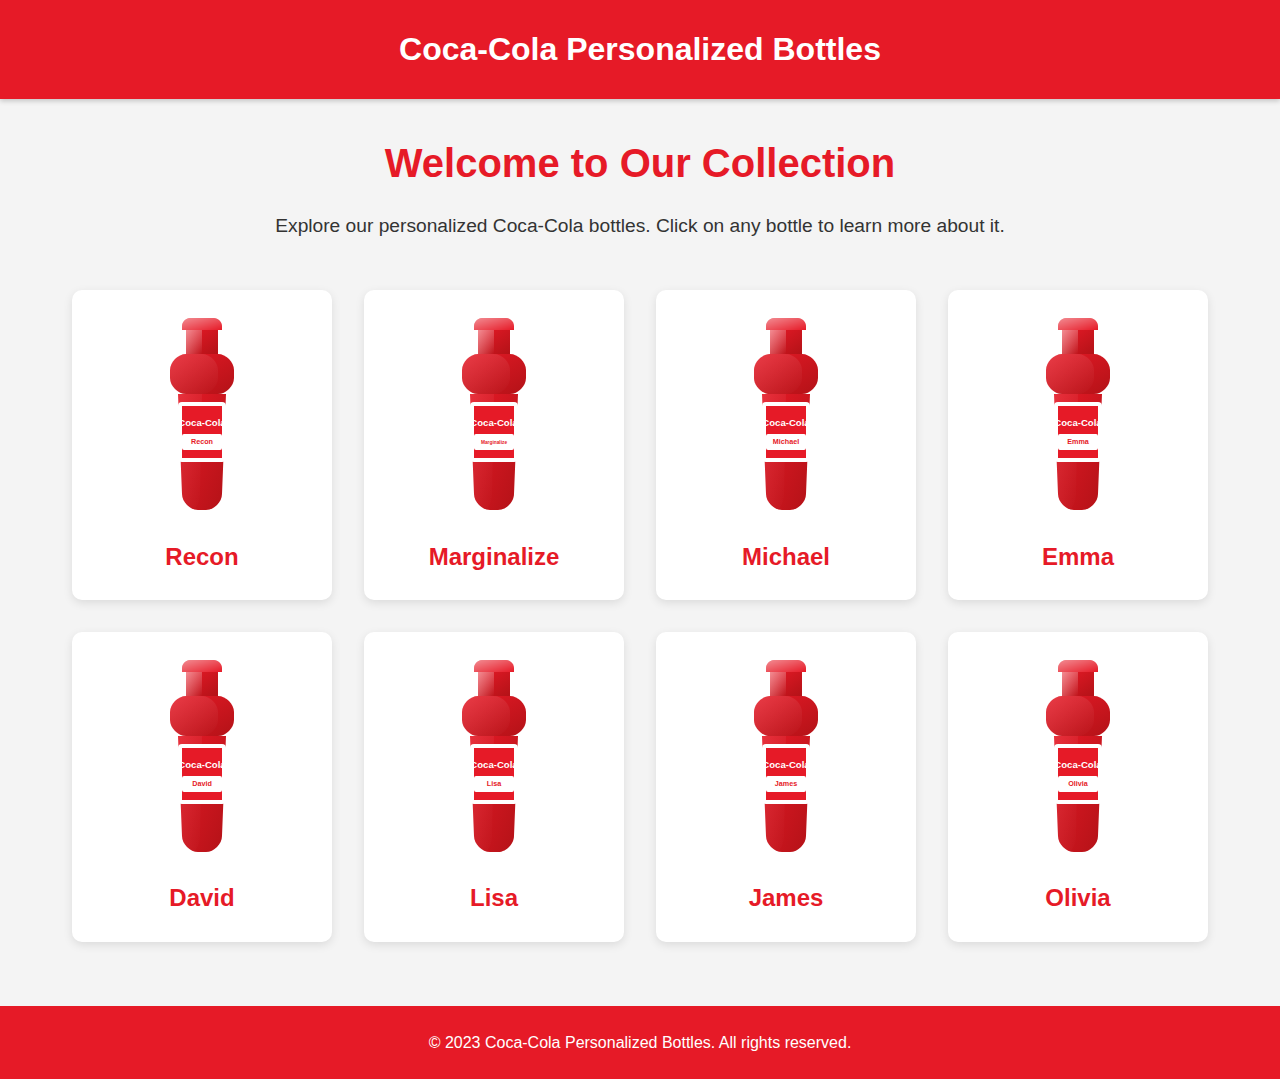
<file: my-icon-navigation-website/index.html>
<!DOCTYPE html>
<html lang="en">
<head>
    <meta charset="UTF-8">
    <meta name="viewport" content="width=device-width, initial-scale=1.0">
    <title>Coca-Cola Personalized Bottles</title>
    <link rel="stylesheet" href="styles.css">
    <!-- Font Awesome for icons -->
    <link rel="stylesheet" href="https://cdnjs.cloudflare.com/ajax/libs/font-awesome/6.4.0/css/all.min.css">
</head>
<body>
    <header>
        <h1>Coca-Cola Personalized Bottles</h1>
    </header>

    <main class="homepage">
        <section class="welcome">
            <h2>Welcome to Our Collection</h2>
            <p>Explore our personalized Coca-Cola bottles. Click on any bottle to learn more about it.</p>
        </section>
        
        <div class="bottles-grid">
            <div class="bottle-card">
                <a href="pages/recon.html">
                    <img src="images/bottles/recon.svg" alt="Recon's Coca-Cola Bottle" class="bottle-img">
                    <h3>Recon</h3>
                </a>
            </div>
            <div class="bottle-card">
                <a href="pages/marginalize.html">
                    <img src="images/bottles/marginalize.svg" alt="Marginalize's Coca-Cola Bottle" class="bottle-img">
                    <h3>Marginalize</h3>
                </a>
            </div>
            <div class="bottle-card">
                <a href="pages/michael.html">
                    <img src="images/bottles/michael.svg" alt="Michael's Coca-Cola Bottle" class="bottle-img">
                    <h3>Michael</h3>
                </a>
            </div>
            <div class="bottle-card">
                <a href="pages/emma.html">
                    <img src="images/bottles/emma.svg" alt="Emma's Coca-Cola Bottle" class="bottle-img">
                    <h3>Emma</h3>
                </a>
            </div>
            <div class="bottle-card">
                <a href="pages/david.html">
                    <img src="images/bottles/david.svg" alt="David's Coca-Cola Bottle" class="bottle-img">
                    <h3>David</h3>
                </a>
            </div>
            <div class="bottle-card">
                <a href="pages/lisa.html">
                    <img src="images/bottles/lisa.svg" alt="Lisa's Coca-Cola Bottle" class="bottle-img">
                    <h3>Lisa</h3>
                </a>
            </div>
            <div class="bottle-card">
                <a href="pages/james.html">
                    <img src="images/bottles/james.svg" alt="James's Coca-Cola Bottle" class="bottle-img">
                    <h3>James</h3>
                </a>
            </div>
            <div class="bottle-card">
                <a href="pages/olivia.html">
                    <img src="images/bottles/olivia.svg" alt="Olivia's Coca-Cola Bottle" class="bottle-img">
                    <h3>Olivia</h3>
                </a>
            </div>
        </div>
    </main>

    <footer>
        <p>&copy; 2023 Coca-Cola Personalized Bottles. All rights reserved.</p>
    </footer>
</body>
</html>
</file>
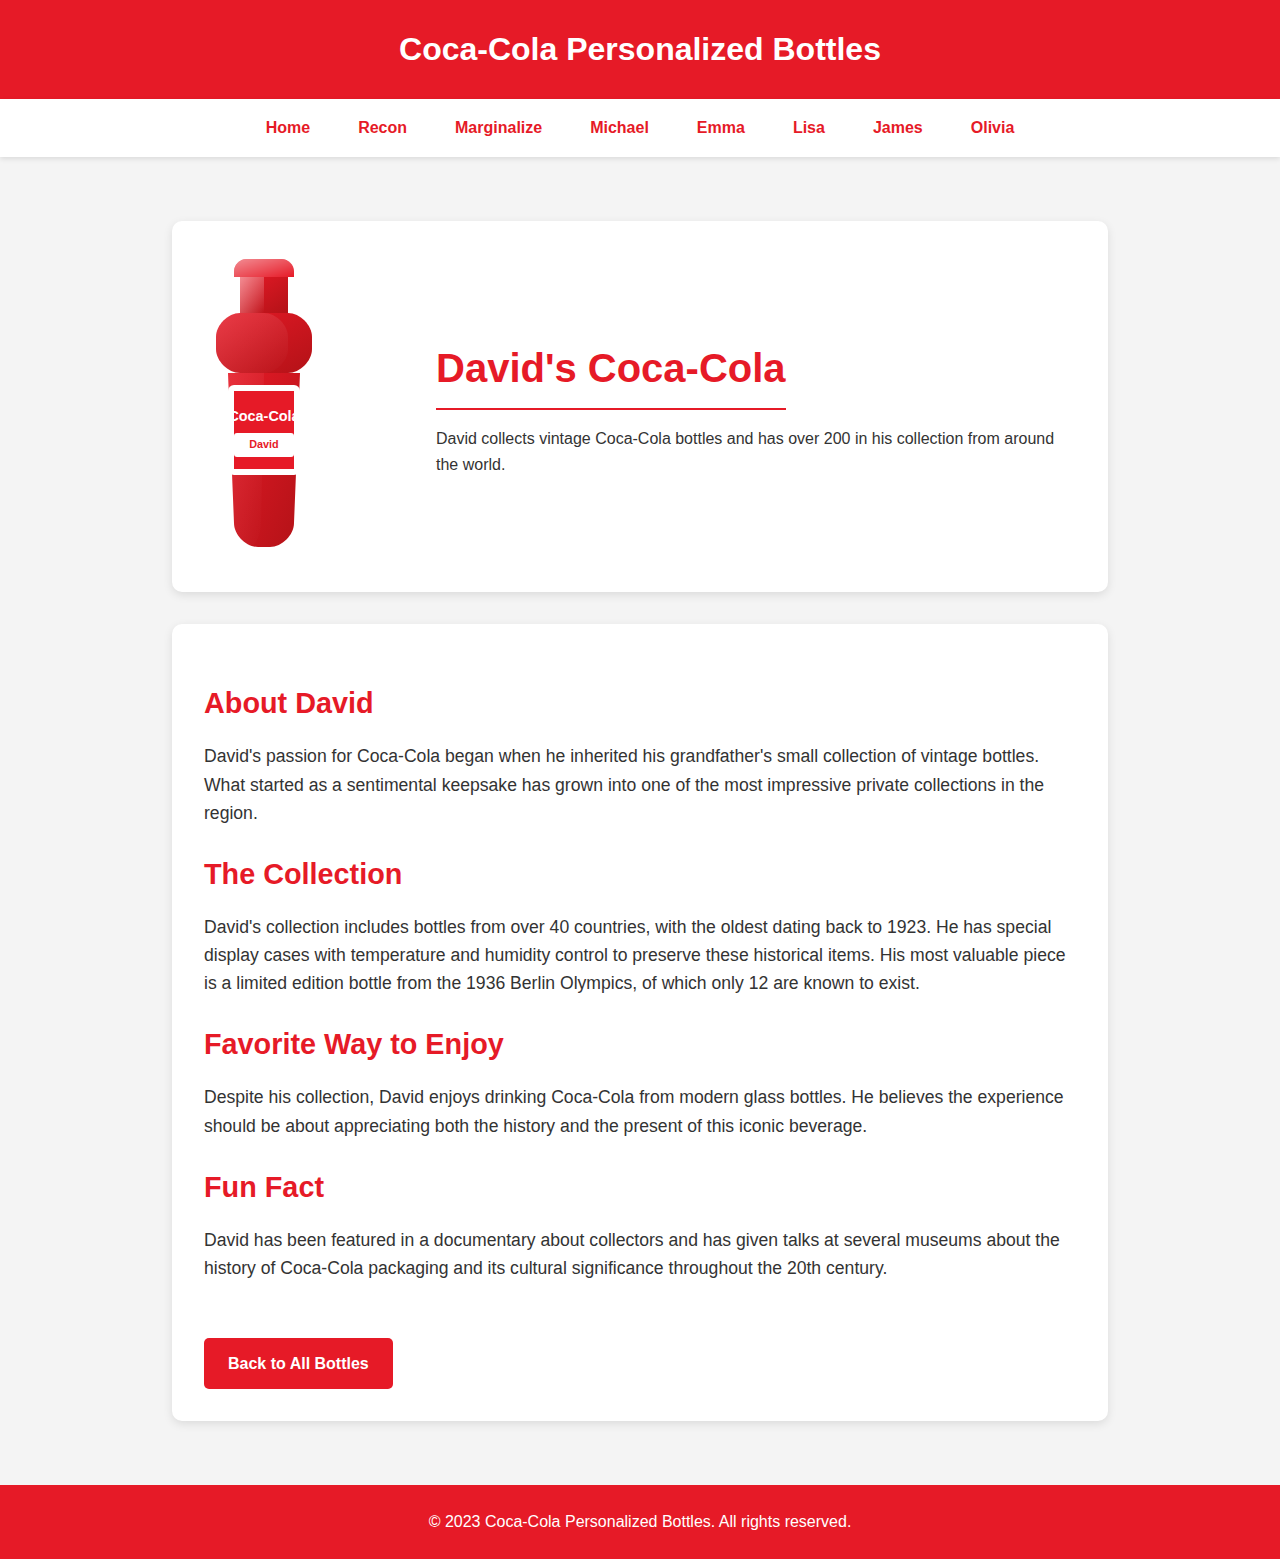
<file: my-icon-navigation-website/pages/david.html>
<!DOCTYPE html>
<html lang="en">
<head>
    <meta charset="UTF-8">
    <meta name="viewport" content="width=device-width, initial-scale=1.0">
    <title>David's Coca-Cola Bottle</title>
    <link rel="stylesheet" href="../styles.css">
    <link rel="stylesheet" href="https://cdnjs.cloudflare.com/ajax/libs/font-awesome/6.4.0/css/all.min.css">
</head>
<body>
    <header>
        <h1>Coca-Cola Personalized Bottles</h1>
    </header>

    <nav class="page-nav">
        <ul>
            <li><a href="../index.html">Home</a></li>
            <li><a href="recon.html">Recon</a></li>
            <li><a href="marginalize.html">Marginalize</a></li>
            <li><a href="michael.html">Michael</a></li>
            <li><a href="emma.html">Emma</a></li>
            <li><a href="lisa.html">Lisa</a></li>
            <li><a href="james.html">James</a></li>
            <li><a href="olivia.html">Olivia</a></li>
        </ul>
    </nav>

    <main class="bottle-page">
        <div class="bottle-header">
            <div class="bottle-image">
                <img src="../images/bottles/david.svg" alt="David's Coca-Cola Bottle">
            </div>
            <div class="bottle-info">
                <h2>David's Coca-Cola</h2>
                <p>David collects vintage Coca-Cola bottles and has over 200 in his collection from around the world.</p>
            </div>
        </div>

        <div class="bottle-content">
            <h3>About David</h3>
            <p>David's passion for Coca-Cola began when he inherited his grandfather's small collection of vintage bottles. What started as a sentimental keepsake has grown into one of the most impressive private collections in the region.</p>
            
            <h3>The Collection</h3>
            <p>David's collection includes bottles from over 40 countries, with the oldest dating back to 1923. He has special display cases with temperature and humidity control to preserve these historical items. His most valuable piece is a limited edition bottle from the 1936 Berlin Olympics, of which only 12 are known to exist.</p>
            
            <h3>Favorite Way to Enjoy</h3>
            <p>Despite his collection, David enjoys drinking Coca-Cola from modern glass bottles. He believes the experience should be about appreciating both the history and the present of this iconic beverage.</p>
            
            <h3>Fun Fact</h3>
            <p>David has been featured in a documentary about collectors and has given talks at several museums about the history of Coca-Cola packaging and its cultural significance throughout the 20th century.</p>
            
            <a href="../index.html" class="back-link">Back to All Bottles</a>
        </div>
    </main>

    <footer>
        <p>&copy; 2023 Coca-Cola Personalized Bottles. All rights reserved.</p>
    </footer>
</body>
</html>
</file>
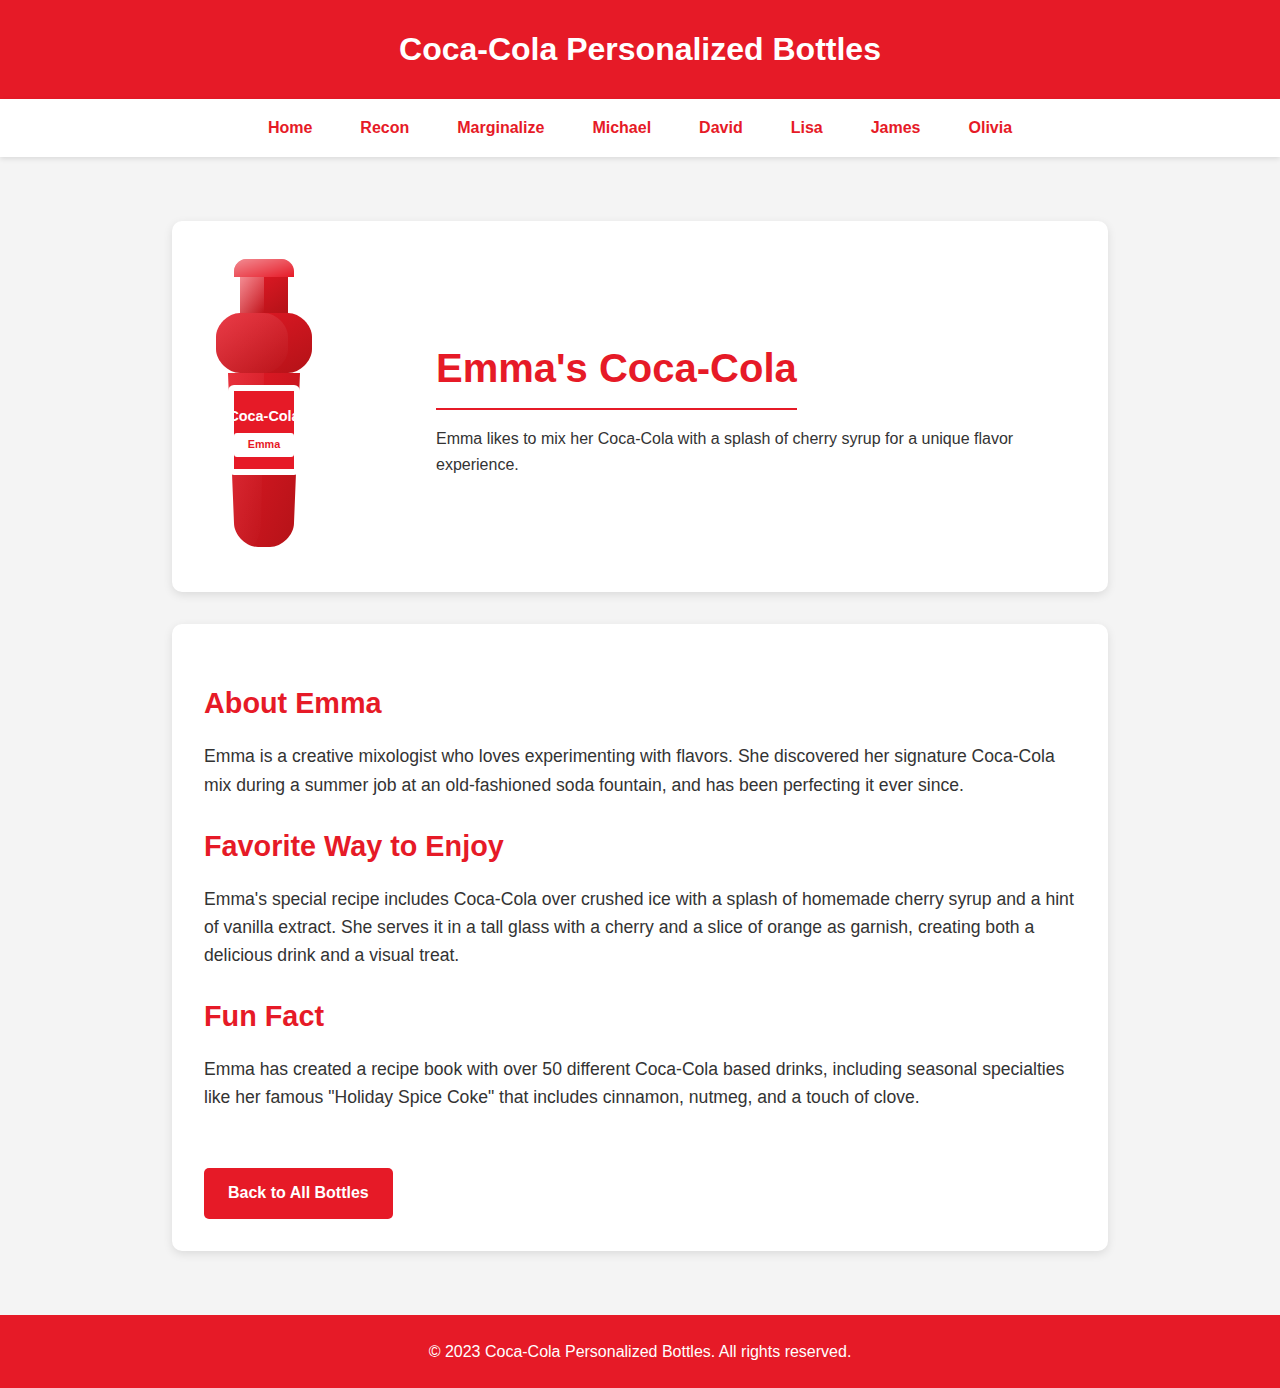
<file: my-icon-navigation-website/pages/emma.html>
<!DOCTYPE html>
<html lang="en">
<head>
    <meta charset="UTF-8">
    <meta name="viewport" content="width=device-width, initial-scale=1.0">
    <title>Emma's Coca-Cola Bottle</title>
    <link rel="stylesheet" href="../styles.css">
    <link rel="stylesheet" href="https://cdnjs.cloudflare.com/ajax/libs/font-awesome/6.4.0/css/all.min.css">
</head>
<body>
    <header>
        <h1>Coca-Cola Personalized Bottles</h1>
    </header>

    <nav class="page-nav">
        <ul>
            <li><a href="../index.html">Home</a></li>
            <li><a href="recon.html">Recon</a></li>
            <li><a href="marginalize.html">Marginalize</a></li>
            <li><a href="michael.html">Michael</a></li>
            <li><a href="david.html">David</a></li>
            <li><a href="lisa.html">Lisa</a></li>
            <li><a href="james.html">James</a></li>
            <li><a href="olivia.html">Olivia</a></li>
        </ul>
    </nav>

    <main class="bottle-page">
        <div class="bottle-header">
            <div class="bottle-image">
                <img src="../images/bottles/emma.svg" alt="Emma's Coca-Cola Bottle">
            </div>
            <div class="bottle-info">
                <h2>Emma's Coca-Cola</h2>
                <p>Emma likes to mix her Coca-Cola with a splash of cherry syrup for a unique flavor experience.</p>
            </div>
        </div>

        <div class="bottle-content">
            <h3>About Emma</h3>
            <p>Emma is a creative mixologist who loves experimenting with flavors. She discovered her signature Coca-Cola mix during a summer job at an old-fashioned soda fountain, and has been perfecting it ever since.</p>
            
            <h3>Favorite Way to Enjoy</h3>
            <p>Emma's special recipe includes Coca-Cola over crushed ice with a splash of homemade cherry syrup and a hint of vanilla extract. She serves it in a tall glass with a cherry and a slice of orange as garnish, creating both a delicious drink and a visual treat.</p>
            
            <h3>Fun Fact</h3>
            <p>Emma has created a recipe book with over 50 different Coca-Cola based drinks, including seasonal specialties like her famous "Holiday Spice Coke" that includes cinnamon, nutmeg, and a touch of clove.</p>
            
            <a href="../index.html" class="back-link">Back to All Bottles</a>
        </div>
    </main>

    <footer>
        <p>&copy; 2023 Coca-Cola Personalized Bottles. All rights reserved.</p>
    </footer>
</body>
</html>
</file>
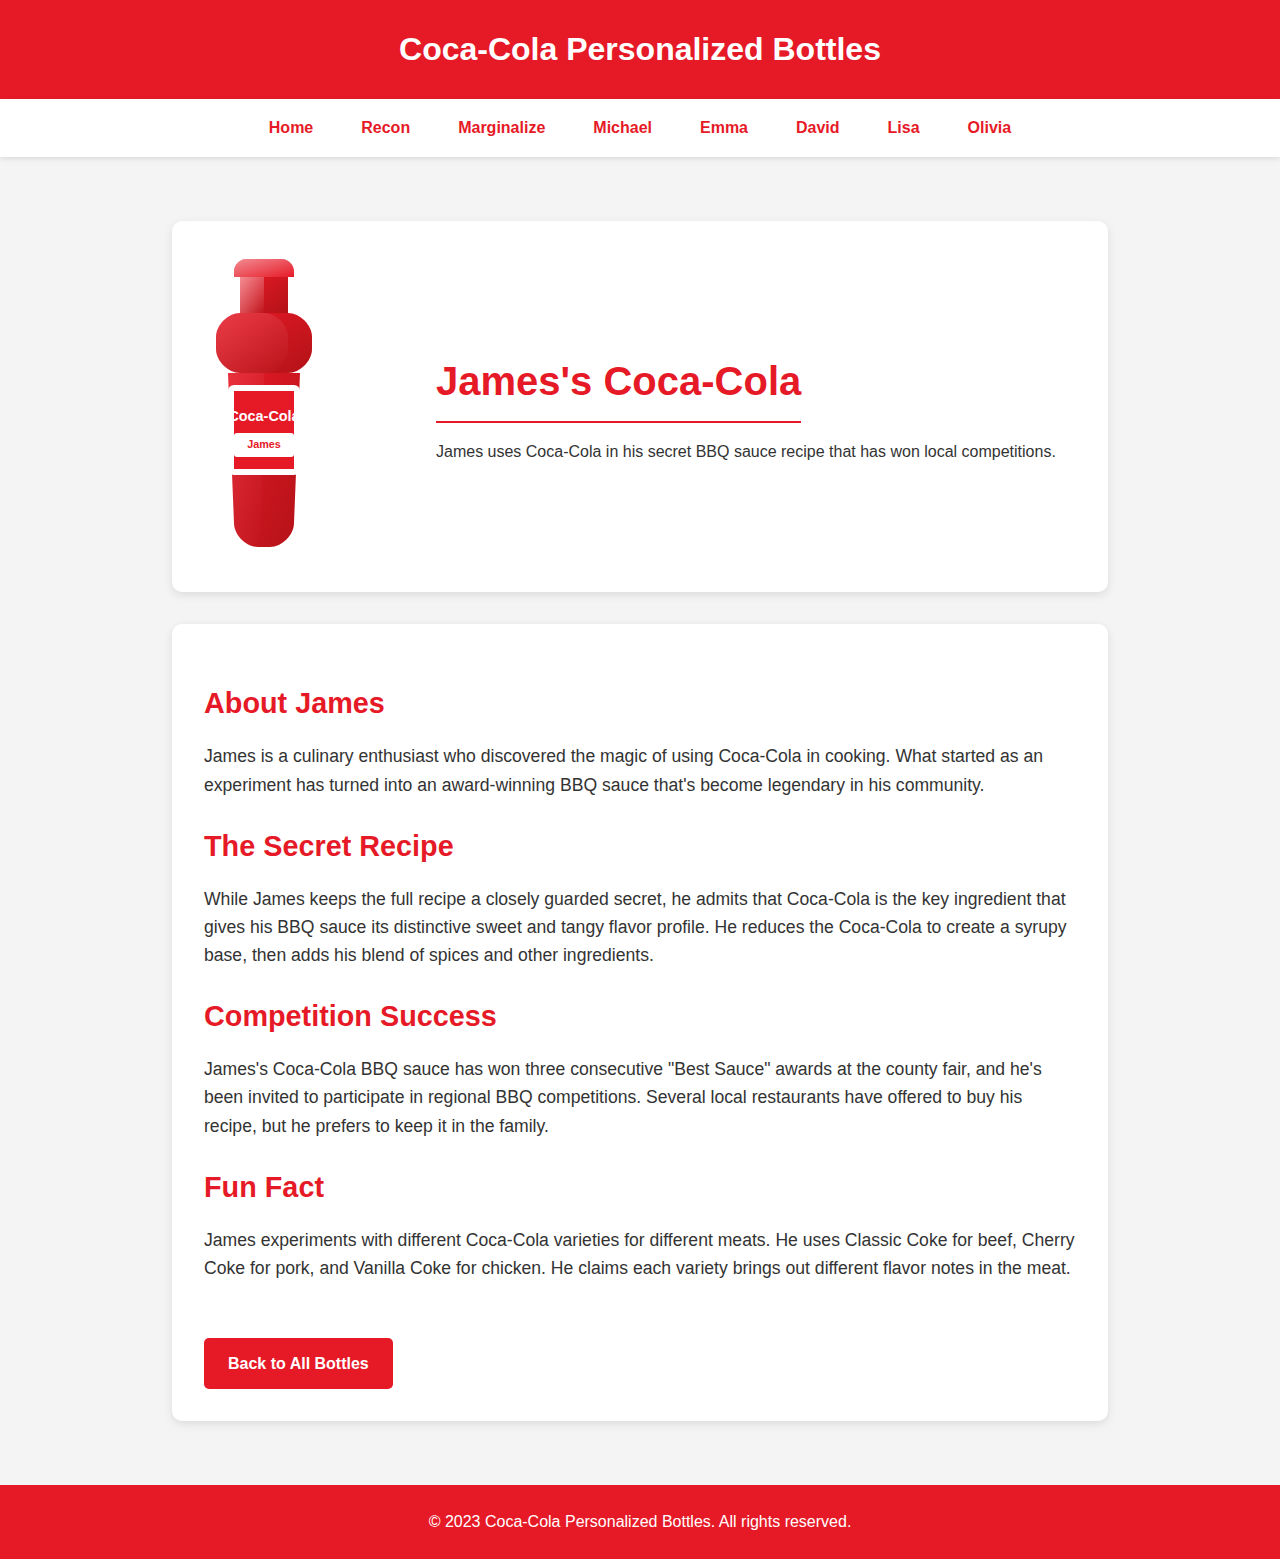
<file: my-icon-navigation-website/pages/james.html>
<!DOCTYPE html>
<html lang="en">
<head>
    <meta charset="UTF-8">
    <meta name="viewport" content="width=device-width, initial-scale=1.0">
    <title>James's Coca-Cola Bottle</title>
    <link rel="stylesheet" href="../styles.css">
    <link rel="stylesheet" href="https://cdnjs.cloudflare.com/ajax/libs/font-awesome/6.4.0/css/all.min.css">
</head>
<body>
    <header>
        <h1>Coca-Cola Personalized Bottles</h1>
    </header>

    <nav class="page-nav">
        <ul>
            <li><a href="../index.html">Home</a></li>
            <li><a href="recon.html">Recon</a></li>
            <li><a href="marginalize.html">Marginalize</a></li>
            <li><a href="michael.html">Michael</a></li>
            <li><a href="emma.html">Emma</a></li>
            <li><a href="david.html">David</a></li>
            <li><a href="lisa.html">Lisa</a></li>
            <li><a href="olivia.html">Olivia</a></li>
        </ul>
    </nav>

    <main class="bottle-page">
        <div class="bottle-header">
            <div class="bottle-image">
                <img src="../images/bottles/james.svg" alt="James's Coca-Cola Bottle">
            </div>
            <div class="bottle-info">
                <h2>James's Coca-Cola</h2>
                <p>James uses Coca-Cola in his secret BBQ sauce recipe that has won local competitions.</p>
            </div>
        </div>

        <div class="bottle-content">
            <h3>About James</h3>
            <p>James is a culinary enthusiast who discovered the magic of using Coca-Cola in cooking. What started as an experiment has turned into an award-winning BBQ sauce that's become legendary in his community.</p>
            
            <h3>The Secret Recipe</h3>
            <p>While James keeps the full recipe a closely guarded secret, he admits that Coca-Cola is the key ingredient that gives his BBQ sauce its distinctive sweet and tangy flavor profile. He reduces the Coca-Cola to create a syrupy base, then adds his blend of spices and other ingredients.</p>
            
            <h3>Competition Success</h3>
            <p>James's Coca-Cola BBQ sauce has won three consecutive "Best Sauce" awards at the county fair, and he's been invited to participate in regional BBQ competitions. Several local restaurants have offered to buy his recipe, but he prefers to keep it in the family.</p>
            
            <h3>Fun Fact</h3>
            <p>James experiments with different Coca-Cola varieties for different meats. He uses Classic Coke for beef, Cherry Coke for pork, and Vanilla Coke for chicken. He claims each variety brings out different flavor notes in the meat.</p>
            
            <a href="../index.html" class="back-link">Back to All Bottles</a>
        </div>
    </main>

    <footer>
        <p>&copy; 2023 Coca-Cola Personalized Bottles. All rights reserved.</p>
    </footer>
</body>
</html>
</file>
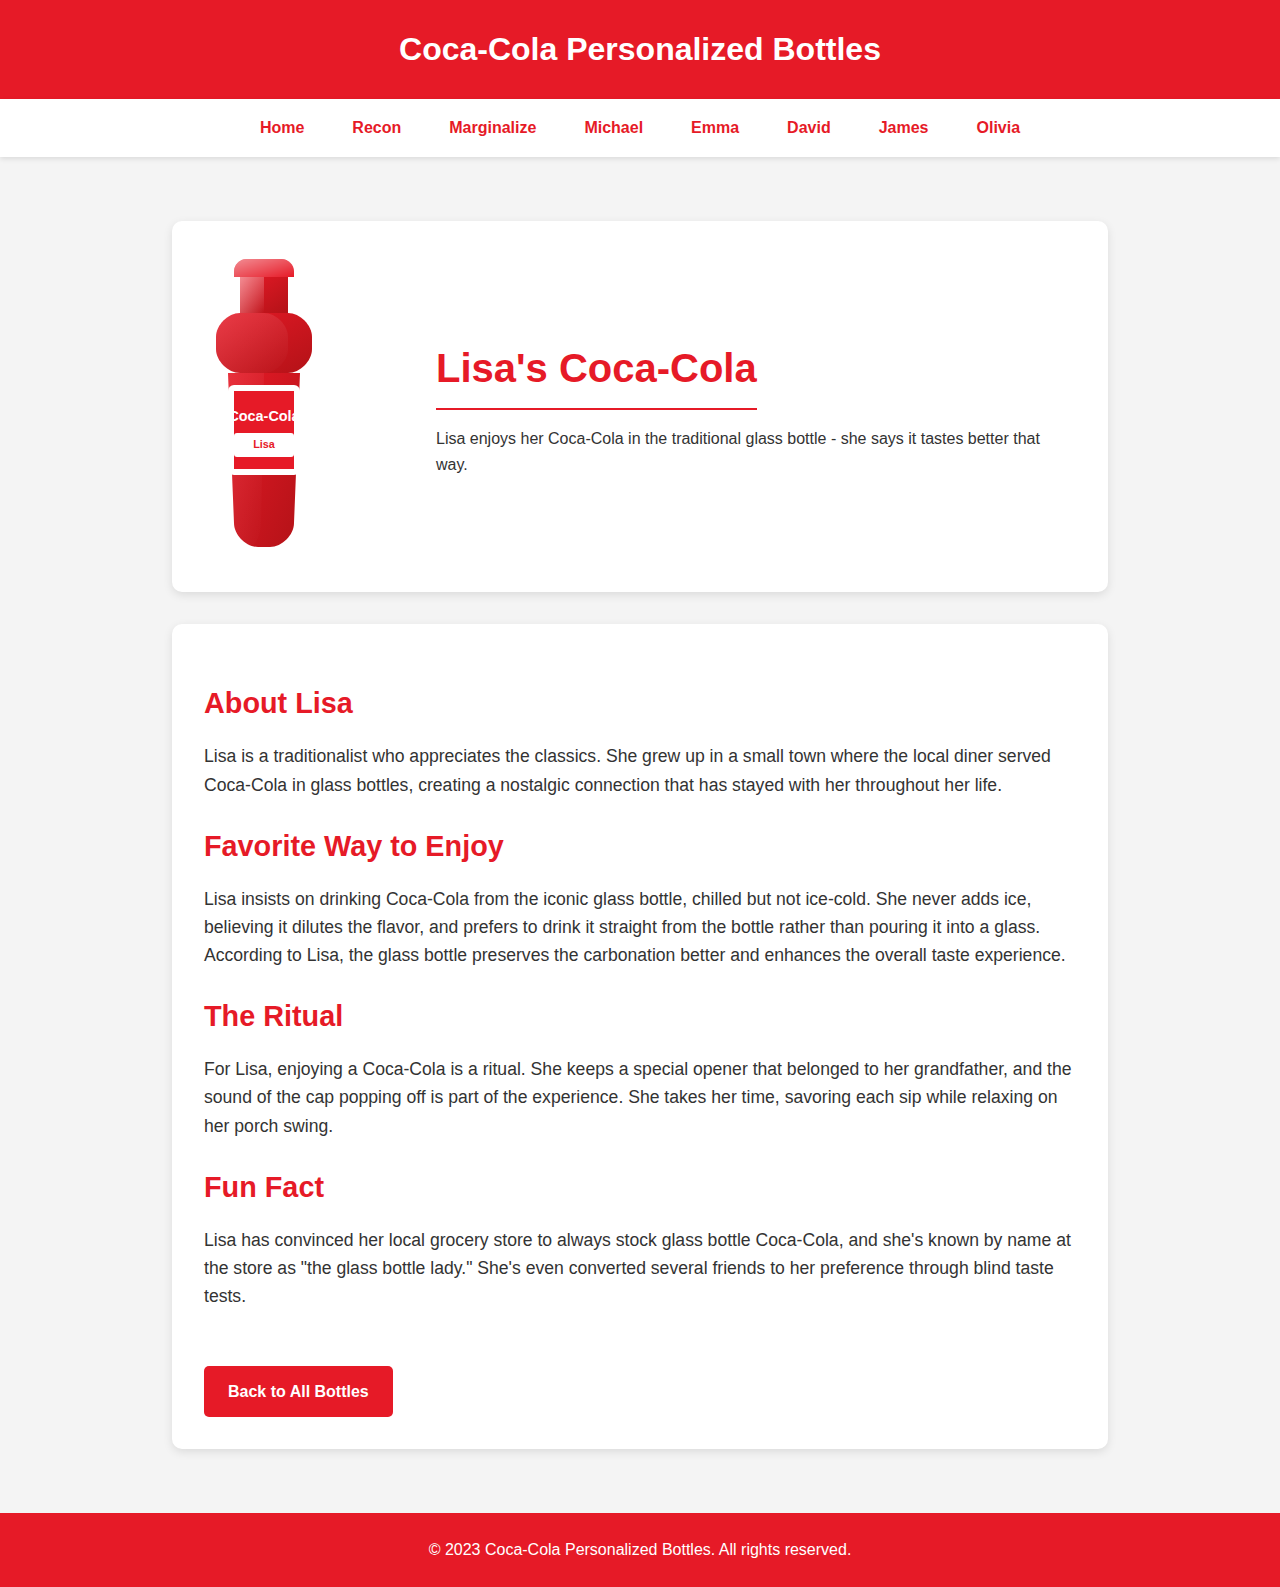
<file: my-icon-navigation-website/pages/lisa.html>
<!DOCTYPE html>
<html lang="en">
<head>
    <meta charset="UTF-8">
    <meta name="viewport" content="width=device-width, initial-scale=1.0">
    <title>Lisa's Coca-Cola Bottle</title>
    <link rel="stylesheet" href="../styles.css">
    <link rel="stylesheet" href="https://cdnjs.cloudflare.com/ajax/libs/font-awesome/6.4.0/css/all.min.css">
</head>
<body>
    <header>
        <h1>Coca-Cola Personalized Bottles</h1>
    </header>

    <nav class="page-nav">
        <ul>
            <li><a href="../index.html">Home</a></li>
            <li><a href="recon.html">Recon</a></li>
            <li><a href="marginalize.html">Marginalize</a></li>
            <li><a href="michael.html">Michael</a></li>
            <li><a href="emma.html">Emma</a></li>
            <li><a href="david.html">David</a></li>
            <li><a href="james.html">James</a></li>
            <li><a href="olivia.html">Olivia</a></li>
        </ul>
    </nav>

    <main class="bottle-page">
        <div class="bottle-header">
            <div class="bottle-image">
                <img src="../images/bottles/lisa.svg" alt="Lisa's Coca-Cola Bottle">
            </div>
            <div class="bottle-info">
                <h2>Lisa's Coca-Cola</h2>
                <p>Lisa enjoys her Coca-Cola in the traditional glass bottle - she says it tastes better that way.</p>
            </div>
        </div>

        <div class="bottle-content">
            <h3>About Lisa</h3>
            <p>Lisa is a traditionalist who appreciates the classics. She grew up in a small town where the local diner served Coca-Cola in glass bottles, creating a nostalgic connection that has stayed with her throughout her life.</p>
            
            <h3>Favorite Way to Enjoy</h3>
            <p>Lisa insists on drinking Coca-Cola from the iconic glass bottle, chilled but not ice-cold. She never adds ice, believing it dilutes the flavor, and prefers to drink it straight from the bottle rather than pouring it into a glass. According to Lisa, the glass bottle preserves the carbonation better and enhances the overall taste experience.</p>
            
            <h3>The Ritual</h3>
            <p>For Lisa, enjoying a Coca-Cola is a ritual. She keeps a special opener that belonged to her grandfather, and the sound of the cap popping off is part of the experience. She takes her time, savoring each sip while relaxing on her porch swing.</p>
            
            <h3>Fun Fact</h3>
            <p>Lisa has convinced her local grocery store to always stock glass bottle Coca-Cola, and she's known by name at the store as "the glass bottle lady." She's even converted several friends to her preference through blind taste tests.</p>
            
            <a href="../index.html" class="back-link">Back to All Bottles</a>
        </div>
    </main>

    <footer>
        <p>&copy; 2023 Coca-Cola Personalized Bottles. All rights reserved.</p>
    </footer>
</body>
</html>
</file>
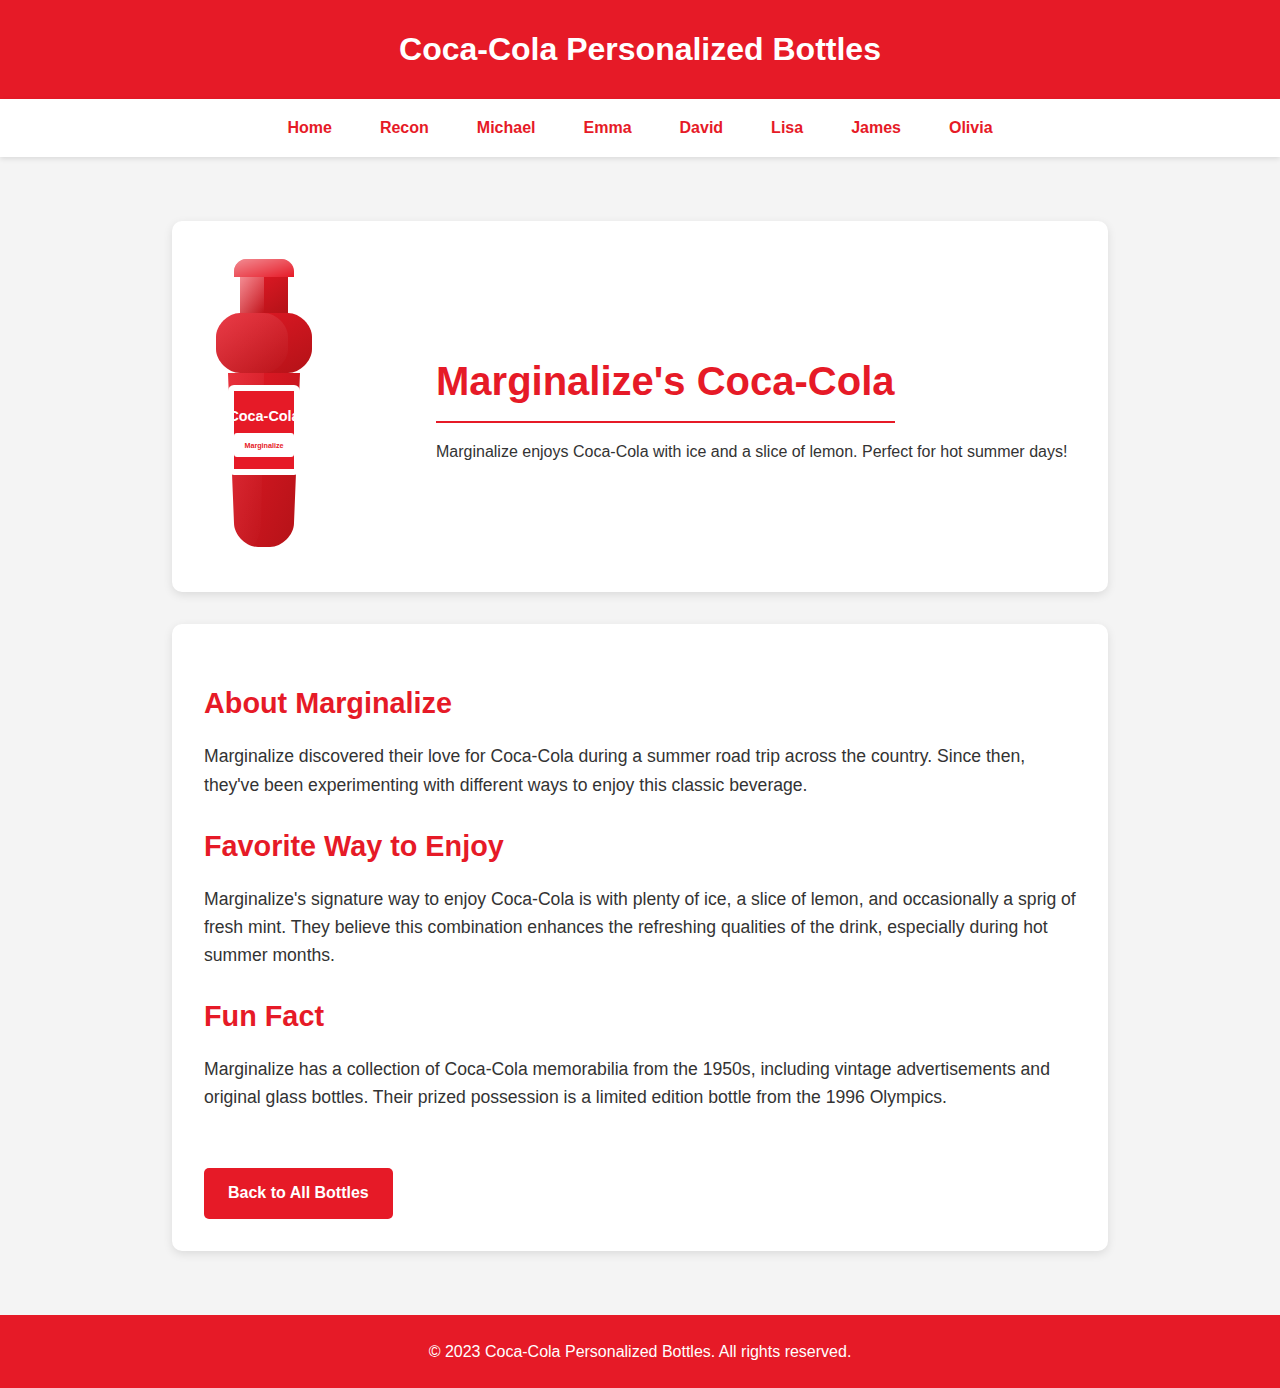
<file: my-icon-navigation-website/pages/marginalize.html>
<!DOCTYPE html>
<html lang="en">
<head>
    <meta charset="UTF-8">
    <meta name="viewport" content="width=device-width, initial-scale=1.0">
    <title>Marginalize's Coca-Cola Bottle</title>
    <link rel="stylesheet" href="../styles.css">
    <link rel="stylesheet" href="https://cdnjs.cloudflare.com/ajax/libs/font-awesome/6.4.0/css/all.min.css">
</head>
<body>
    <header>
        <h1>Coca-Cola Personalized Bottles</h1>
    </header>

    <nav class="page-nav">
        <ul>
            <li><a href="../index.html">Home</a></li>
            <li><a href="recon.html">Recon</a></li>
            <li><a href="michael.html">Michael</a></li>
            <li><a href="emma.html">Emma</a></li>
            <li><a href="david.html">David</a></li>
            <li><a href="lisa.html">Lisa</a></li>
            <li><a href="james.html">James</a></li>
            <li><a href="olivia.html">Olivia</a></li>
        </ul>
    </nav>

    <main class="bottle-page">
        <div class="bottle-header">
            <div class="bottle-image">
                <img src="../images/bottles/marginalize.svg" alt="Marginalize's Coca-Cola Bottle">
            </div>
            <div class="bottle-info">
                <h2>Marginalize's Coca-Cola</h2>
                <p>Marginalize enjoys Coca-Cola with ice and a slice of lemon. Perfect for hot summer days!</p>
            </div>
        </div>

        <div class="bottle-content">
            <h3>About Marginalize</h3>
            <p>Marginalize discovered their love for Coca-Cola during a summer road trip across the country. Since then, they've been experimenting with different ways to enjoy this classic beverage.</p>
            
            <h3>Favorite Way to Enjoy</h3>
            <p>Marginalize's signature way to enjoy Coca-Cola is with plenty of ice, a slice of lemon, and occasionally a sprig of fresh mint. They believe this combination enhances the refreshing qualities of the drink, especially during hot summer months.</p>
            
            <h3>Fun Fact</h3>
            <p>Marginalize has a collection of Coca-Cola memorabilia from the 1950s, including vintage advertisements and original glass bottles. Their prized possession is a limited edition bottle from the 1996 Olympics.</p>
            
            <a href="../index.html" class="back-link">Back to All Bottles</a>
        </div>
    </main>

    <footer>
        <p>&copy; 2023 Coca-Cola Personalized Bottles. All rights reserved.</p>
    </footer>
</body>
</html>
</file>
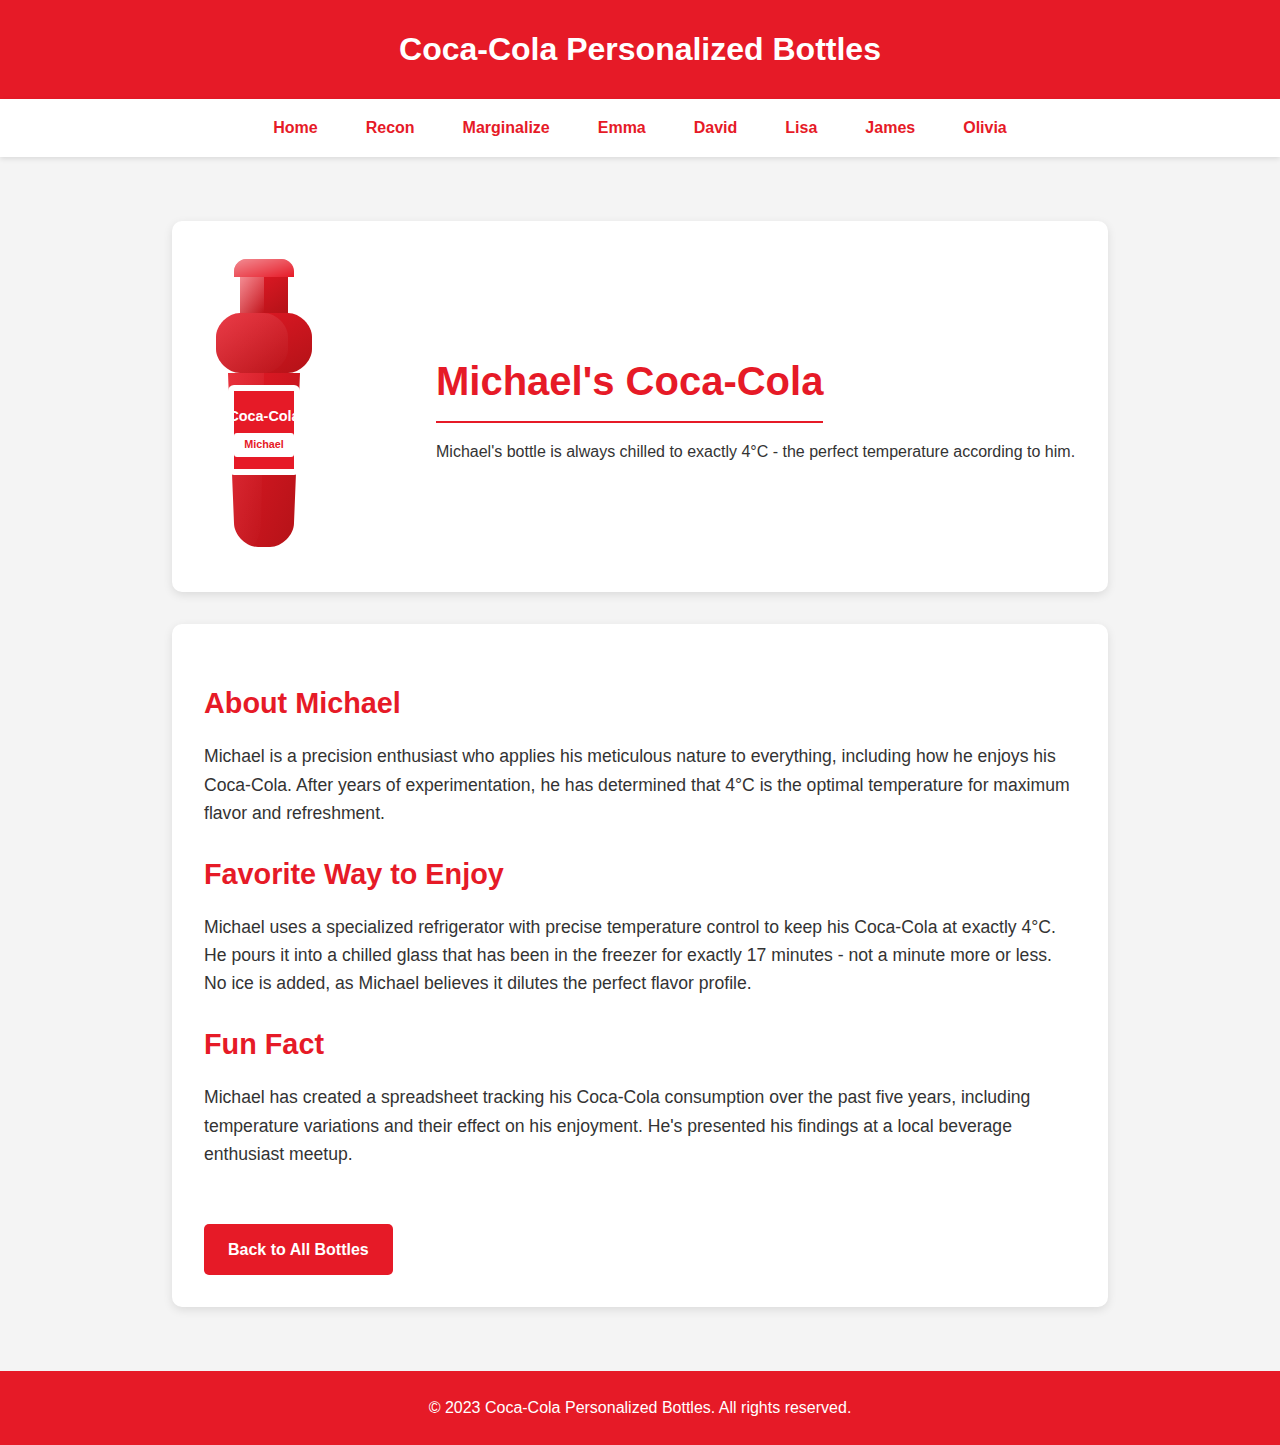
<file: my-icon-navigation-website/pages/michael.html>
<!DOCTYPE html>
<html lang="en">
<head>
    <meta charset="UTF-8">
    <meta name="viewport" content="width=device-width, initial-scale=1.0">
    <title>Michael's Coca-Cola Bottle</title>
    <link rel="stylesheet" href="../styles.css">
    <link rel="stylesheet" href="https://cdnjs.cloudflare.com/ajax/libs/font-awesome/6.4.0/css/all.min.css">
</head>
<body>
    <header>
        <h1>Coca-Cola Personalized Bottles</h1>
    </header>

    <nav class="page-nav">
        <ul>
            <li><a href="../index.html">Home</a></li>
            <li><a href="recon.html">Recon</a></li>
            <li><a href="marginalize.html">Marginalize</a></li>
            <li><a href="emma.html">Emma</a></li>
            <li><a href="david.html">David</a></li>
            <li><a href="lisa.html">Lisa</a></li>
            <li><a href="james.html">James</a></li>
            <li><a href="olivia.html">Olivia</a></li>
        </ul>
    </nav>

    <main class="bottle-page">
        <div class="bottle-header">
            <div class="bottle-image">
                <img src="../images/bottles/michael.svg" alt="Michael's Coca-Cola Bottle">
            </div>
            <div class="bottle-info">
                <h2>Michael's Coca-Cola</h2>
                <p>Michael's bottle is always chilled to exactly 4°C - the perfect temperature according to him.</p>
            </div>
        </div>

        <div class="bottle-content">
            <h3>About Michael</h3>
            <p>Michael is a precision enthusiast who applies his meticulous nature to everything, including how he enjoys his Coca-Cola. After years of experimentation, he has determined that 4°C is the optimal temperature for maximum flavor and refreshment.</p>
            
            <h3>Favorite Way to Enjoy</h3>
            <p>Michael uses a specialized refrigerator with precise temperature control to keep his Coca-Cola at exactly 4°C. He pours it into a chilled glass that has been in the freezer for exactly 17 minutes - not a minute more or less. No ice is added, as Michael believes it dilutes the perfect flavor profile.</p>
            
            <h3>Fun Fact</h3>
            <p>Michael has created a spreadsheet tracking his Coca-Cola consumption over the past five years, including temperature variations and their effect on his enjoyment. He's presented his findings at a local beverage enthusiast meetup.</p>
            
            <a href="../index.html" class="back-link">Back to All Bottles</a>
        </div>
    </main>

    <footer>
        <p>&copy; 2023 Coca-Cola Personalized Bottles. All rights reserved.</p>
    </footer>
</body>
</html>
</file>
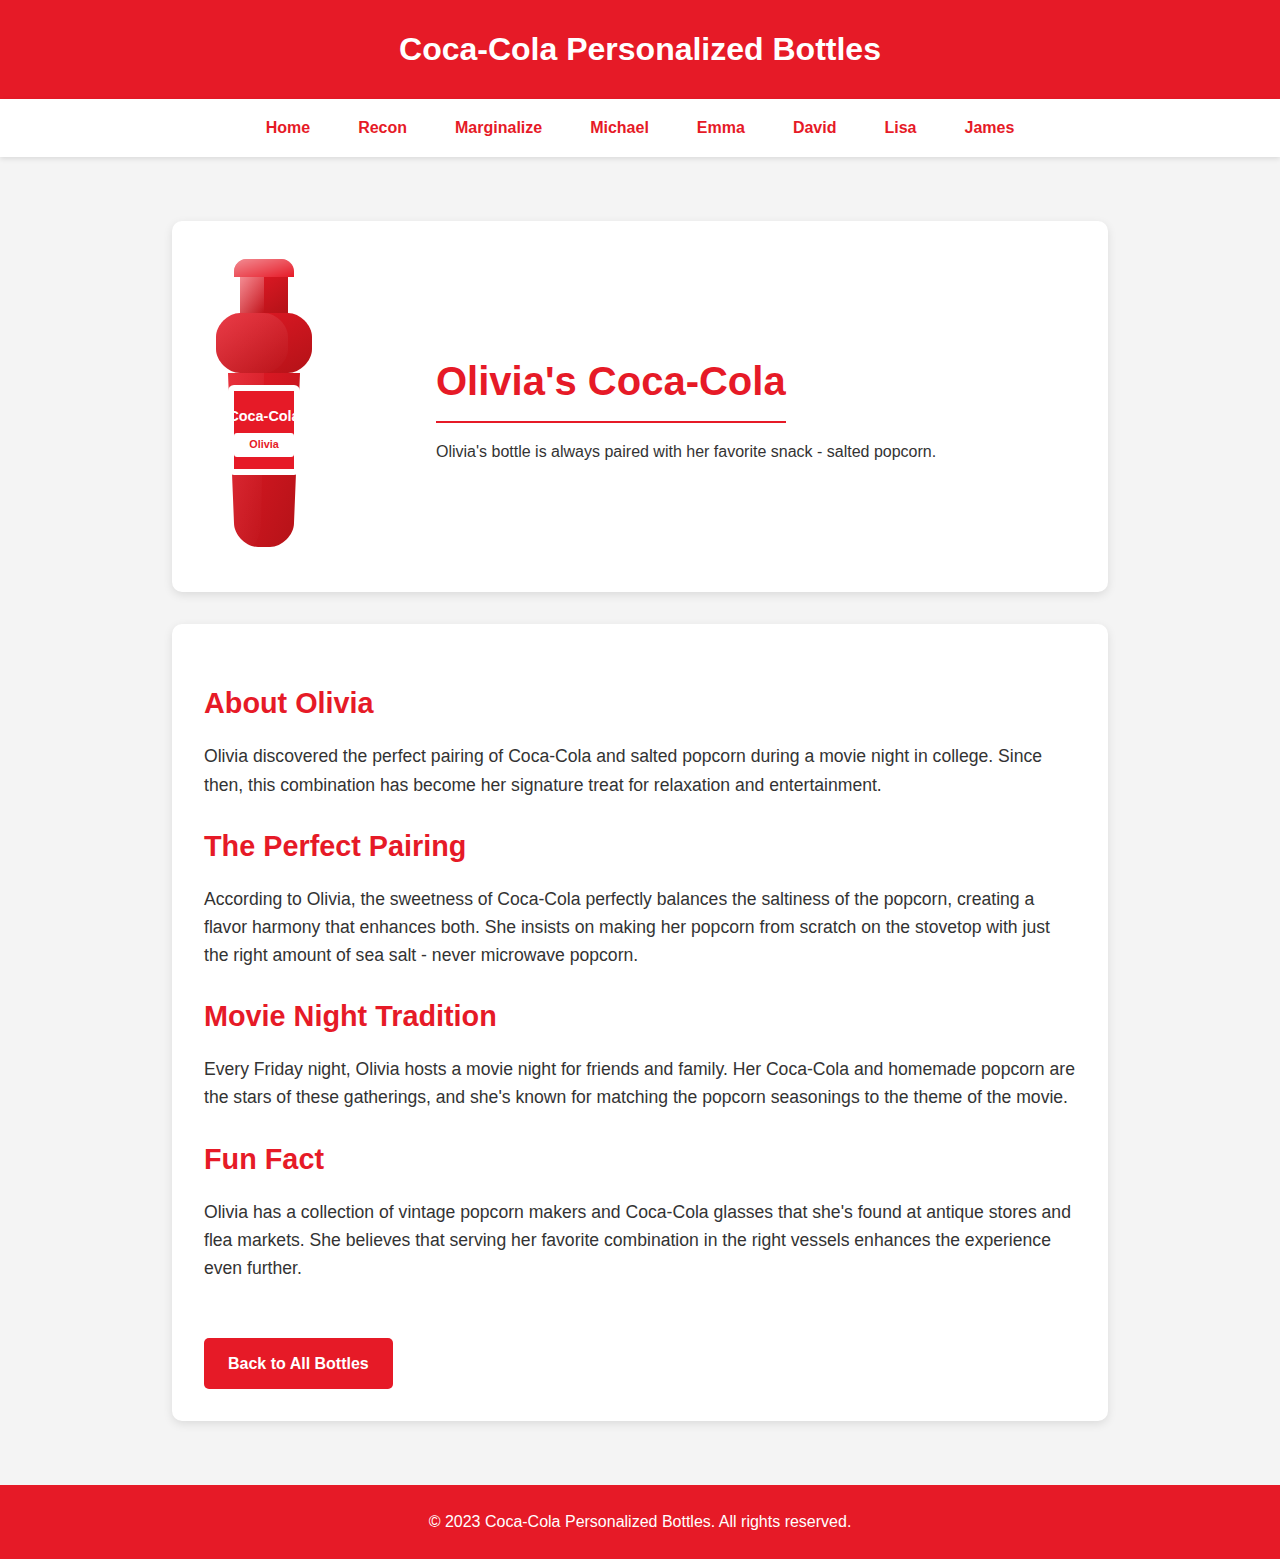
<file: my-icon-navigation-website/pages/olivia.html>
<!DOCTYPE html>
<html lang="en">
<head>
    <meta charset="UTF-8">
    <meta name="viewport" content="width=device-width, initial-scale=1.0">
    <title>Olivia's Coca-Cola Bottle</title>
    <link rel="stylesheet" href="../styles.css">
    <link rel="stylesheet" href="https://cdnjs.cloudflare.com/ajax/libs/font-awesome/6.4.0/css/all.min.css">
</head>
<body>
    <header>
        <h1>Coca-Cola Personalized Bottles</h1>
    </header>

    <nav class="page-nav">
        <ul>
            <li><a href="../index.html">Home</a></li>
            <li><a href="recon.html">Recon</a></li>
            <li><a href="marginalize.html">Marginalize</a></li>
            <li><a href="michael.html">Michael</a></li>
            <li><a href="emma.html">Emma</a></li>
            <li><a href="david.html">David</a></li>
            <li><a href="lisa.html">Lisa</a></li>
            <li><a href="james.html">James</a></li>
        </ul>
    </nav>

    <main class="bottle-page">
        <div class="bottle-header">
            <div class="bottle-image">
                <img src="../images/bottles/olivia.svg" alt="Olivia's Coca-Cola Bottle">
            </div>
            <div class="bottle-info">
                <h2>Olivia's Coca-Cola</h2>
                <p>Olivia's bottle is always paired with her favorite snack - salted popcorn.</p>
            </div>
        </div>

        <div class="bottle-content">
            <h3>About Olivia</h3>
            <p>Olivia discovered the perfect pairing of Coca-Cola and salted popcorn during a movie night in college. Since then, this combination has become her signature treat for relaxation and entertainment.</p>
            
            <h3>The Perfect Pairing</h3>
            <p>According to Olivia, the sweetness of Coca-Cola perfectly balances the saltiness of the popcorn, creating a flavor harmony that enhances both. She insists on making her popcorn from scratch on the stovetop with just the right amount of sea salt - never microwave popcorn.</p>
            
            <h3>Movie Night Tradition</h3>
            <p>Every Friday night, Olivia hosts a movie night for friends and family. Her Coca-Cola and homemade popcorn are the stars of these gatherings, and she's known for matching the popcorn seasonings to the theme of the movie.</p>
            
            <h3>Fun Fact</h3>
            <p>Olivia has a collection of vintage popcorn makers and Coca-Cola glasses that she's found at antique stores and flea markets. She believes that serving her favorite combination in the right vessels enhances the experience even further.</p>
            
            <a href="../index.html" class="back-link">Back to All Bottles</a>
        </div>
    </main>

    <footer>
        <p>&copy; 2023 Coca-Cola Personalized Bottles. All rights reserved.</p>
    </footer>
</body>
</html>
</file>
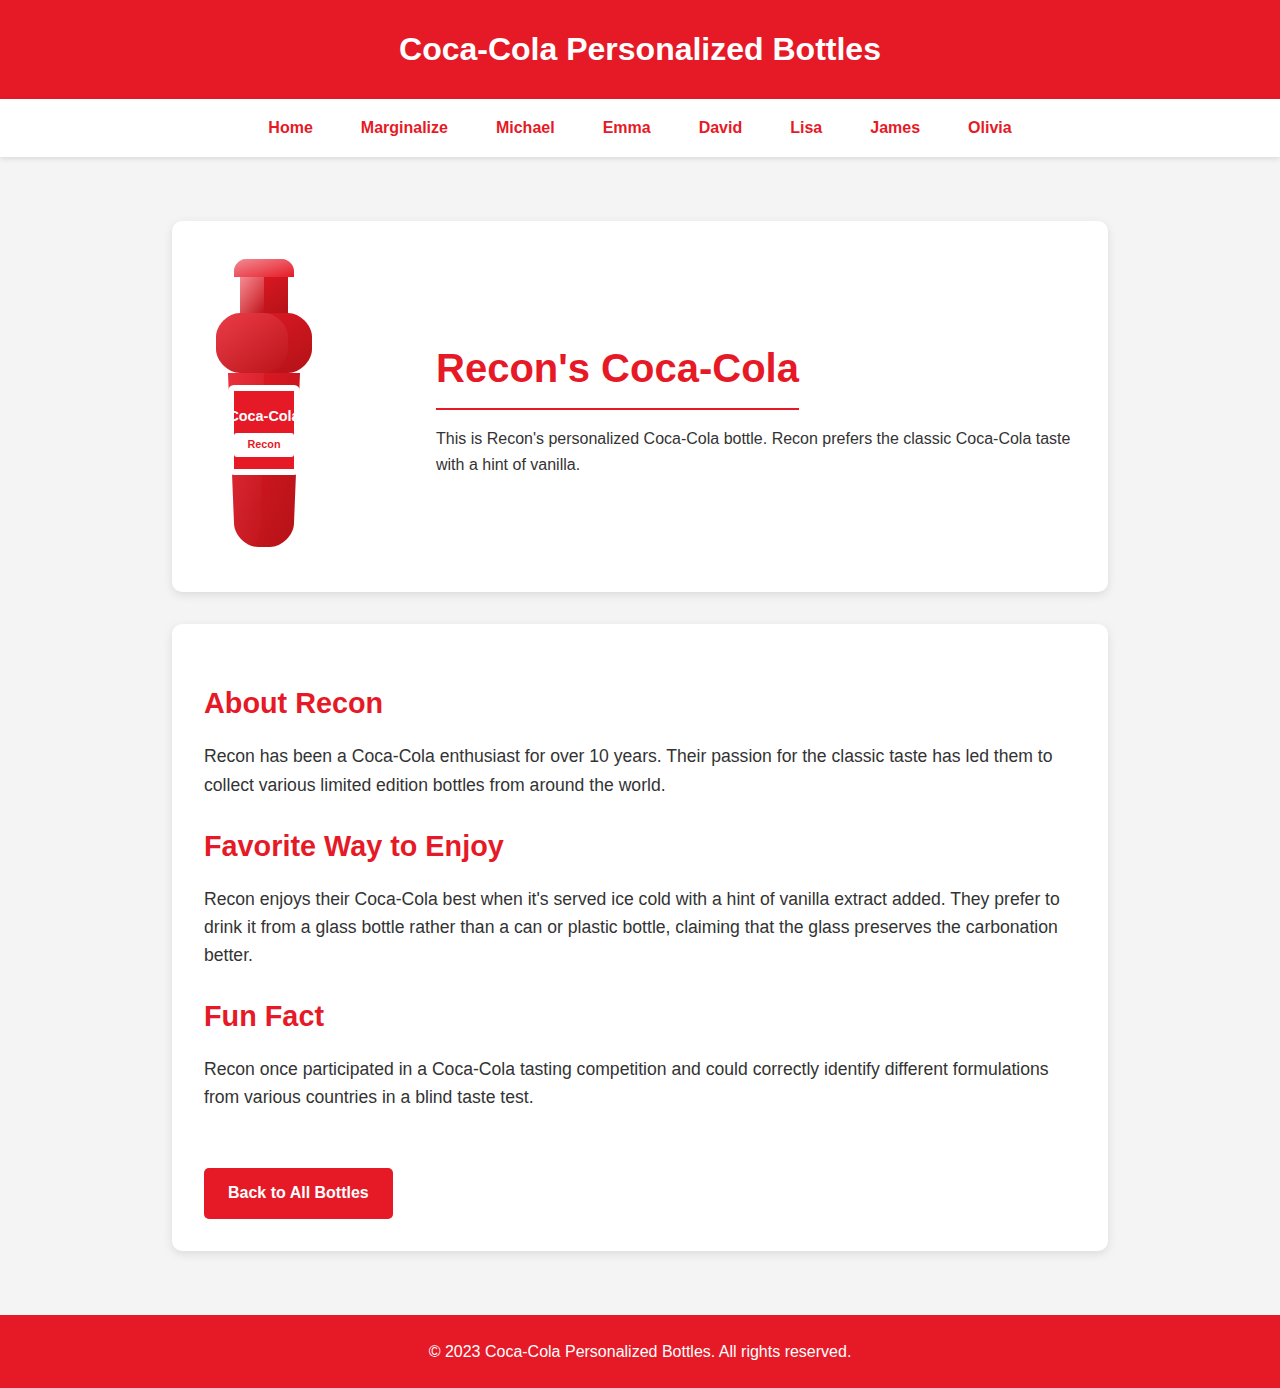
<file: my-icon-navigation-website/pages/recon.html>
<!DOCTYPE html>
<html lang="en">
<head>
    <meta charset="UTF-8">
    <meta name="viewport" content="width=device-width, initial-scale=1.0">
    <title>Recon's Coca-Cola Bottle</title>
    <link rel="stylesheet" href="../styles.css">
    <link rel="stylesheet" href="https://cdnjs.cloudflare.com/ajax/libs/font-awesome/6.4.0/css/all.min.css">
</head>
<body>
    <header>
        <h1>Coca-Cola Personalized Bottles</h1>
    </header>

    <nav class="page-nav">
        <ul>
            <li><a href="../index.html">Home</a></li>
            <li><a href="marginalize.html">Marginalize</a></li>
            <li><a href="michael.html">Michael</a></li>
            <li><a href="emma.html">Emma</a></li>
            <li><a href="david.html">David</a></li>
            <li><a href="lisa.html">Lisa</a></li>
            <li><a href="james.html">James</a></li>
            <li><a href="olivia.html">Olivia</a></li>
        </ul>
    </nav>

    <main class="bottle-page">
        <div class="bottle-header">
            <div class="bottle-image">
                <img src="../images/bottles/recon.svg" alt="Recon's Coca-Cola Bottle">
            </div>
            <div class="bottle-info">
                <h2>Recon's Coca-Cola</h2>
                <p>This is Recon's personalized Coca-Cola bottle. Recon prefers the classic Coca-Cola taste with a hint of vanilla.</p>
            </div>
        </div>

        <div class="bottle-content">
            <h3>About Recon</h3>
            <p>Recon has been a Coca-Cola enthusiast for over 10 years. Their passion for the classic taste has led them to collect various limited edition bottles from around the world.</p>
            
            <h3>Favorite Way to Enjoy</h3>
            <p>Recon enjoys their Coca-Cola best when it's served ice cold with a hint of vanilla extract added. They prefer to drink it from a glass bottle rather than a can or plastic bottle, claiming that the glass preserves the carbonation better.</p>
            
            <h3>Fun Fact</h3>
            <p>Recon once participated in a Coca-Cola tasting competition and could correctly identify different formulations from various countries in a blind taste test.</p>
            
            <a href="../index.html" class="back-link">Back to All Bottles</a>
        </div>
    </main>

    <footer>
        <p>&copy; 2023 Coca-Cola Personalized Bottles. All rights reserved.</p>
    </footer>
</body>
</html>
</file>
<file: my-icon-navigation-website/styles.css>
/* Basic Reset */
* {
    margin: 0;
    padding: 0;
    box-sizing: border-box;
}

body {
    font-family: 'Arial', sans-serif;
    line-height: 1.6;
    color: #333;
    background-color: #f4f4f4;
}

header {
    background-color: #e61a27; /* Coca-Cola Red */
    color: white;
    text-align: center;
    padding: 1.5rem;
    box-shadow: 0 2px 5px rgba(0,0,0,0.2);
}

/* Homepage Styles */
.homepage {
    max-width: 1200px;
    margin: 0 auto;
    padding: 2rem;
}

.welcome {
    text-align: center;
    margin-bottom: 3rem;
}

.welcome h2 {
    color: #e61a27;
    margin-bottom: 1rem;
    font-size: 2.5rem;
}

.welcome p {
    font-size: 1.2rem;
    max-width: 800px;
    margin: 0 auto;
}

.bottles-grid {
    display: grid;
    grid-template-columns: repeat(auto-fill, minmax(250px, 1fr));
    gap: 2rem;
}

.bottle-card {
    background-color: white;
    border-radius: 10px;
    overflow: hidden;
    box-shadow: 0 3px 10px rgba(0,0,0,0.1);
    transition: transform 0.3s ease, box-shadow 0.3s ease;
    text-align: center;
    padding: 1.5rem;
}

.bottle-card:hover {
    transform: translateY(-10px);
    box-shadow: 0 10px 20px rgba(0,0,0,0.15);
}

.bottle-card a {
    text-decoration: none;
    color: #333;
    display: block;
}

.bottle-card h3 {
    margin-top: 1rem;
    color: #e61a27;
    font-size: 1.5rem;
}

.bottle-img {
    height: 200px;
    width: auto;
    transition: transform 0.3s ease;
}

.bottle-card:hover .bottle-img {
    animation: shake 0.5s ease-in-out;
}

/* Individual Page Styles */
.bottle-page {
    max-width: 1000px;
    margin: 0 auto;
    padding: 2rem;
}

.bottle-header {
    display: flex;
    align-items: center;
    margin-bottom: 2rem;
    background-color: white;
    border-radius: 10px;
    padding: 2rem;
    box-shadow: 0 3px 10px rgba(0,0,0,0.1);
}

.bottle-image {
    flex: 0 0 200px;
    margin-right: 2rem;
}

.bottle-image img {
    height: 300px;
    width: auto;
}

.bottle-info {
    flex: 1;
}

.bottle-info h2 {
    color: #e61a27;
    margin-bottom: 1rem;
    font-size: 2.5rem;
    border-bottom: 2px solid #e61a27;
    padding-bottom: 0.5rem;
    display: inline-block;
}

.bottle-content {
    background-color: white;
    border-radius: 10px;
    padding: 2rem;
    box-shadow: 0 3px 10px rgba(0,0,0,0.1);
}

.bottle-content h3 {
    color: #e61a27;
    margin: 1.5rem 0 1rem;
    font-size: 1.8rem;
}

.bottle-content p {
    margin-bottom: 1.5rem;
    font-size: 1.1rem;
}

.back-link {
    display: inline-block;
    margin-top: 2rem;
    background-color: #e61a27;
    color: white;
    padding: 0.8rem 1.5rem;
    border-radius: 5px;
    text-decoration: none;
    font-weight: bold;
    transition: background-color 0.3s ease;
}

.back-link:hover {
    background-color: #c41620;
}

/* Navigation for Individual Pages */
.page-nav {
    background-color: white;
    padding: 1rem;
    box-shadow: 0 2px 5px rgba(0,0,0,0.1);
    margin-bottom: 2rem;
}

.page-nav ul {
    display: flex;
    justify-content: center;
    list-style: none;
    flex-wrap: wrap;
}

.page-nav li {
    margin: 0 1rem;
}

.page-nav a {
    color: #e61a27;
    text-decoration: none;
    font-weight: bold;
    padding: 0.5rem;
    transition: color 0.3s ease;
}

.page-nav a:hover {
    color: #c41620;
    border-bottom: 2px solid #e61a27;
}

/* Footer Styles */
footer {
    background-color: #e61a27;
    color: white;
    text-align: center;
    padding: 1.5rem;
    margin-top: 2rem;
}

/* Animations */
@keyframes shake {
    0% { transform: rotate(0deg); }
    25% { transform: rotate(5deg); }
    50% { transform: rotate(0deg); }
    75% { transform: rotate(-5deg); }
    100% { transform: rotate(0deg); }
}

/* Responsive Design */
@media (max-width: 768px) {
    .bottles-grid {
        grid-template-columns: repeat(auto-fill, minmax(150px, 1fr));
        gap: 1.5rem;
    }
    
    .bottle-img {
        height: 150px;
    }
    
    .bottle-header {
        flex-direction: column;
        text-align: center;
    }
    
    .bottle-image {
        margin-right: 0;
        margin-bottom: 1.5rem;
    }
    
    .page-nav ul {
        flex-direction: column;
        align-items: center;
    }
    
    .page-nav li {
        margin: 0.5rem 0;
    }
}
</file>
